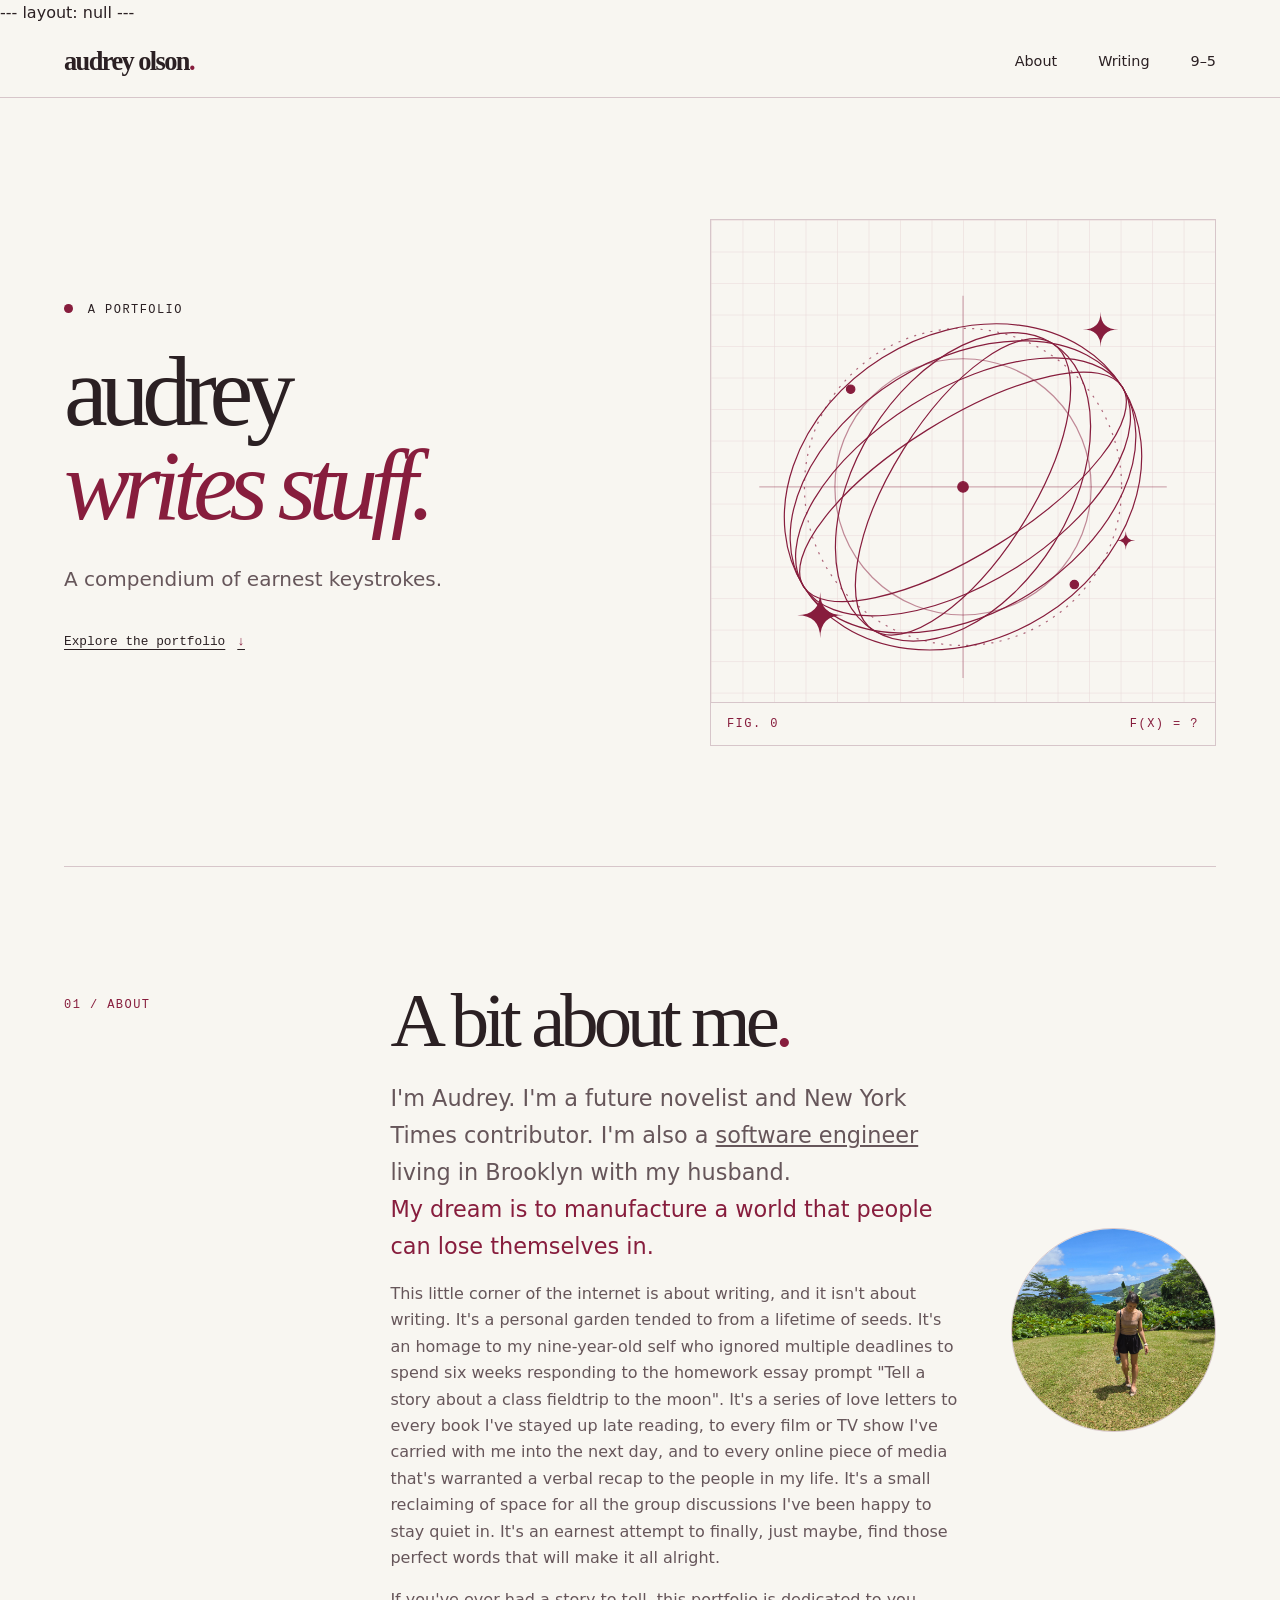
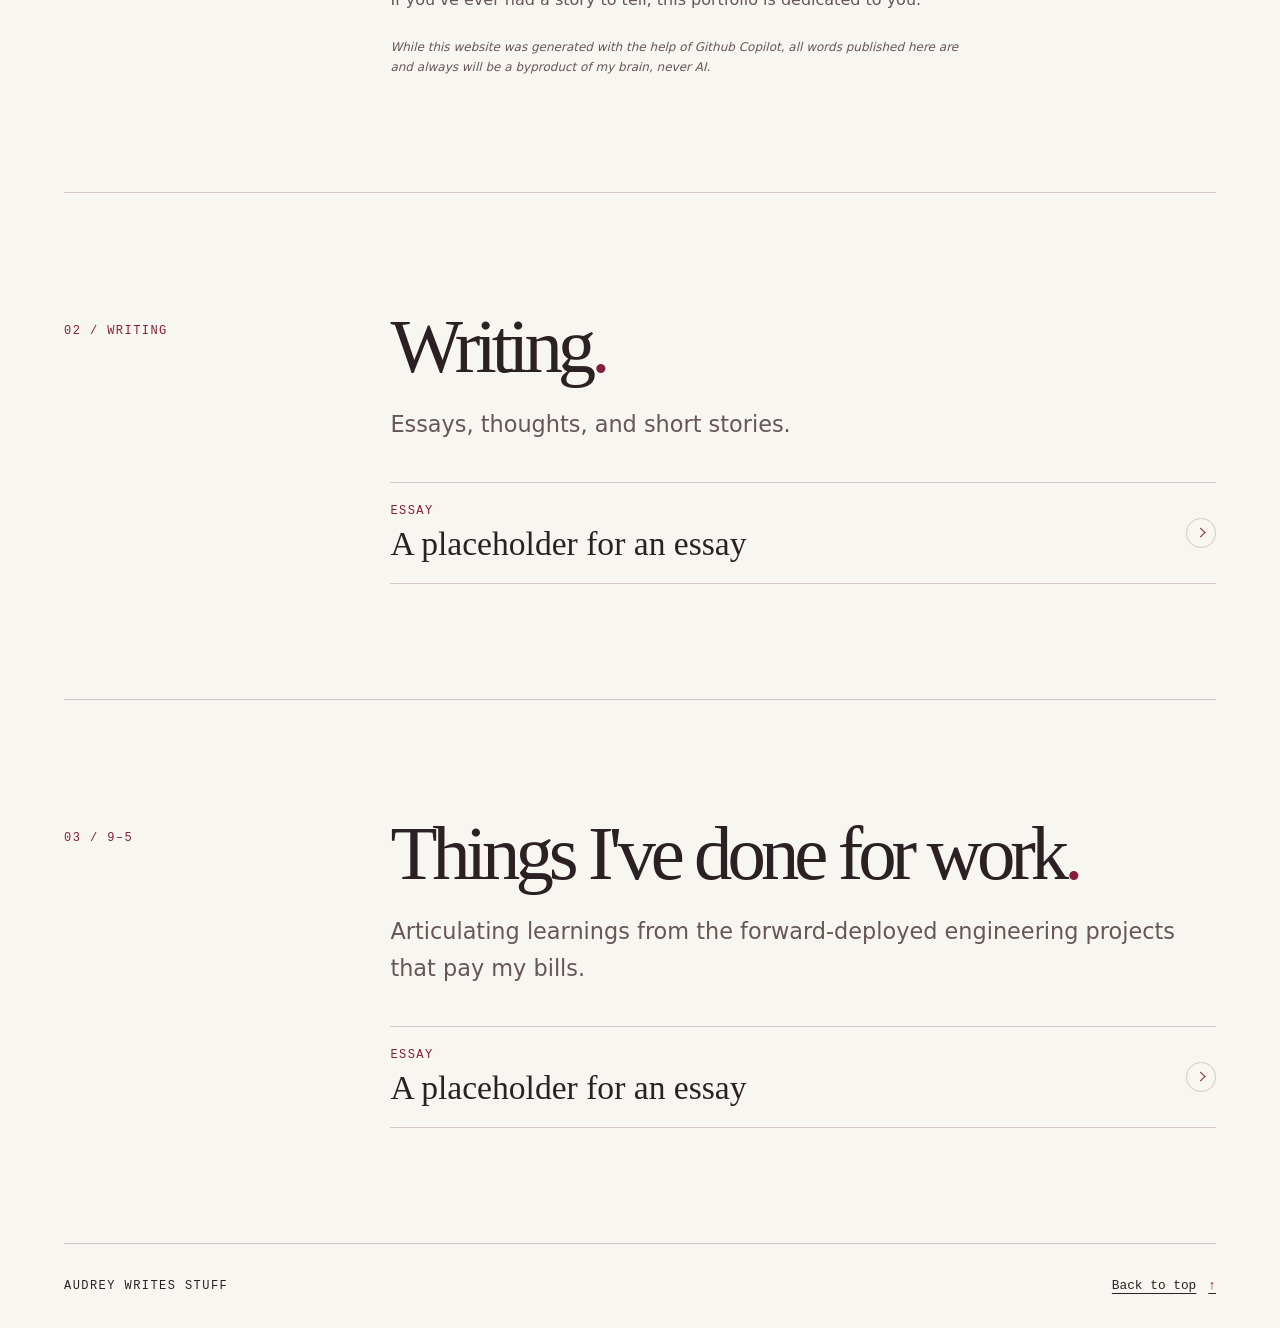
<file: index.html>
---
layout: null
---
<!doctype html>
<html lang="en">
  <head>
    <meta charset="utf-8">
    <meta name="viewport" content="width=device-width, initial-scale=1">
    <meta name="description" content="A compendium of earnest keystrokes">
    <meta name="theme-color" content="#f8f6f1">
    <title>audrey writes stuff</title>
    <link rel="icon" type="image/svg+xml" href="/content/images/about-placeholder.svg">
    <link rel="stylesheet" href="/styles.css">
    <script src="/site.js" defer></script>
  </head>
  <body>
    <a class="skip-link" href="#main">Skip to content</a>
    <header class="site-header">
      <a class="wordmark" href="/" aria-label="Audrey Writes Stuff, home">audrey olson<span>.</span></a>
      <nav aria-label="Main navigation">
        <a href="/about">About</a>
        <a href="/writing">Writing</a>
        <a href="/9-5">9–5</a>
      </nav>
    </header>

    <main id="main" tabindex="-1">
      <section class="hero frame" id="top" aria-labelledby="hero-title">
        <div class="hero-copy">
          <p class="eyebrow"><span class="dot"></span> A portfolio</p>
          <h1 id="hero-title">audrey<br><em>writes stuff.</em></h1>
          <p class="intro">A compendium of earnest keystrokes.</p>
          <a class="text-link" href="/writing">Explore the portfolio <span aria-hidden="true">↓</span></a>
        </div>
        <figure class="hero-art" aria-hidden="true">
          <svg class="orbital-art" viewBox="0 0 480 500" preserveAspectRatio="xMidYMid slice" focusable="false">
            <defs>
              <pattern id="grid" width="30" height="30" patternUnits="userSpaceOnUse">
                <path d="M30 0H0V30" fill="none" stroke="currentColor" stroke-opacity=".14"/>
              </pattern>
            </defs>
            <path fill="url(#grid)" d="M0 0h480v500H0z"/>
            <g class="art-orbits" fill="none" stroke="currentColor" stroke-width="1.15">
              <circle cx="240" cy="248" r="151" stroke-dasharray="2 6" opacity=".65"/>
              <circle cx="240" cy="248" r="122" opacity=".5"/>
              <g transform="rotate(-32 240 248)">
                <ellipse cx="240" cy="248" rx="179" ry="64"/>
                <ellipse cx="240" cy="248" rx="179" ry="92"/>
                <ellipse cx="240" cy="248" rx="179" ry="120"/>
                <ellipse cx="240" cy="248" rx="179" ry="145"/>
              </g>
              <g transform="rotate(32 240 248)">
                <ellipse cx="240" cy="248" rx="67" ry="161"/>
                <ellipse cx="240" cy="248" rx="102" ry="161"/>
              </g>
              <path d="M240 66v364M46 248h388" opacity=".35"/>
              <circle cx="240" cy="248" r="5" fill="currentColor"/>
              <circle cx="133" cy="155" r="4" fill="currentColor"/>
              <circle cx="346" cy="341" r="4" fill="currentColor"/>
            </g>
            <g class="art-stars" fill="currentColor">
              <path d="M371 91q0 17 17 17-17 0-17 17 0-17-17-17 17 0 17-17Z"/>
              <path d="M104 358q0 22 22 22-22 0-22 22 0-22-22-22 22 0 22-22Z"/>
              <path d="M395 300q0 9 9 9-9 0-9 9 0-9-9-9 9 0 9-9Z"/>
            </g>
          </svg>
          <figcaption class="art-caption eyebrow"><span>Fig. 0</span><span>f(x) = ?</span></figcaption>
        </figure>
      </section>

      <section class="section frame" id="about" aria-labelledby="about-title">
        <p class="eyebrow section-index">01 / About</p>
        <div class="about-content">
          <div>
            <h2 id="about-title">A bit about me<span>.</span></h2>
            <p class="section-intro">I'm Audrey. I'm a future novelist and New York Times contributor. I'm also a <a href="https://linkedin.com/in/audreyolson" target="_blank" rel="noopener noreferrer">software engineer</a> living in Brooklyn with my husband.</br><span class="about-dream">My dream is to manufacture a world that people can lose themselves in.</span></p>
            <!-- BEGIN GENERATED COPY -->
            <p>This little corner of the internet is about writing, and it isn't about writing. It's a personal garden tended to from a lifetime of seeds. It's an homage to my nine-year-old self who ignored multiple deadlines to spend six weeks responding to the homework essay prompt "Tell a story about a class fieldtrip to the moon". It's a series of love letters to every book I've stayed up late reading, to every film or TV show I've carried with me into the next day, and to every online piece of media that's warranted a verbal recap to the people in my life. It's a small reclaiming of space for all the group discussions I've been happy to stay quiet in. It's an earnest attempt to finally, just maybe, find those perfect words that will make it all alright.</p>
            <p>If you've ever had a story to tell, this portfolio is dedicated to you.</p>
            <!-- END GENERATED COPY -->
            <p class="about-note"><small><i>While this website was generated with the help of Github Copilot, all words published here are and always will be a byproduct of my brain, never AI.</i></small></p>
          </div>
          <img class="about-portrait" src="/content/images/me.jpg" alt="Portrait of Audrey" width="240" height="240">
        </div>
      </section>

      <section class="section writing frame" id="writing" aria-labelledby="writing-title">
        <p class="eyebrow section-index">02 / Writing</p>
        <div>
          <h2 id="writing-title">Writing<span>.</span></h2>
          <p class="section-intro">Essays, thoughts, and short stories.</p>
          <div class="entry-list">
            <!-- Replace these sample entries with published pieces as they’re ready. -->
            <a class="entry entry-link" href="/pages/writing/test.html">
              <span><span class="eyebrow entry-type">Essay</span><span class="entry-title">A placeholder for an essay</span></span>
              <span class="entry-icon entry-chevron" aria-hidden="true"></span>
            </a>
          </div>
        </div>
      </section>

      <section class="section frame" id="9-5" aria-labelledby="work-title">
        <p class="eyebrow section-index">03 / 9–5</p>
        <div>
          <h2 id="work-title">Things I've done for work<span>.</span></h2>
          <p class="section-intro">Articulating learnings from the forward-deployed engineering projects that pay my bills.</p>
          <div class="entry-list">
            <a class="entry entry-link" href="/pages/work/test.html">
              <span><span class="eyebrow entry-type">Essay</span><span class="entry-title">A placeholder for an essay</span></span>
              <span class="entry-icon entry-chevron" aria-hidden="true"></span>
            </a>
          </div>
        </div>
      </section>
    </main>

    <footer class="site-footer frame">
      <span class="eyebrow">Audrey Writes Stuff</span>
      <a class="text-link" href="/">Back to top <span aria-hidden="true">↑</span></a>
    </footer>
  </body>
</html>
</file>
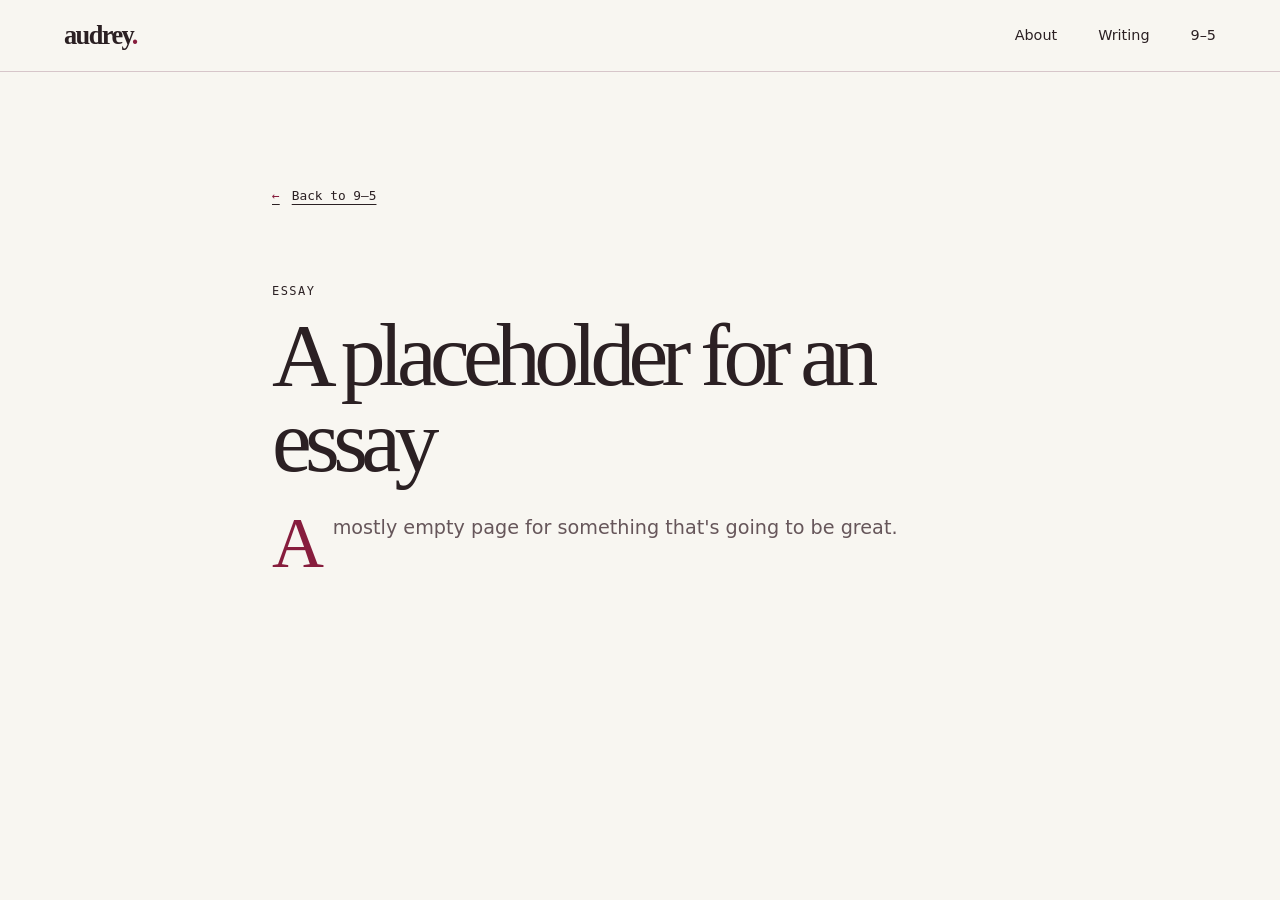
<file: pages/work/test.html>
<!doctype html>
<html lang="en">
  <head>
    <meta charset="utf-8">
    <meta name="viewport" content="width=device-width, initial-scale=1">
    <meta name="theme-color" content="#f8f6f1">
    <title>A placeholder for an essay | audrey writes stuff</title>
    <link rel="icon" type="image/svg+xml" href="../../content/images/about-placeholder.svg">
    <link rel="stylesheet" href="../../styles.css">
  </head>
  <body>
    <a class="skip-link" href="#main">Skip to content</a>
    <header class="site-header">
      <a class="wordmark" href="/" aria-label="Audrey Writes Stuff, home">audrey<span>.</span></a>
      <nav aria-label="Main navigation">
        <a href="/about">About</a>
        <a href="/writing">Writing</a>
        <a href="/9-5">9–5</a>
      </nav>
    </header>

    <main class="article-frame frame" id="main" tabindex="-1">
      <a class="text-link" href="/9-5"><span aria-hidden="true">←</span> Back to 9–5</a>
      <article>
        <p class="eyebrow">Essay</p>
        <h1>A placeholder for an essay</h1>
        <!-- BEGIN GENERATED COPY -->
        <p>A mostly empty page for something that's going to be great.</p>
        <!-- END GENERATED COPY -->
      </article>
    </main>
  </body>
</html>
</file>
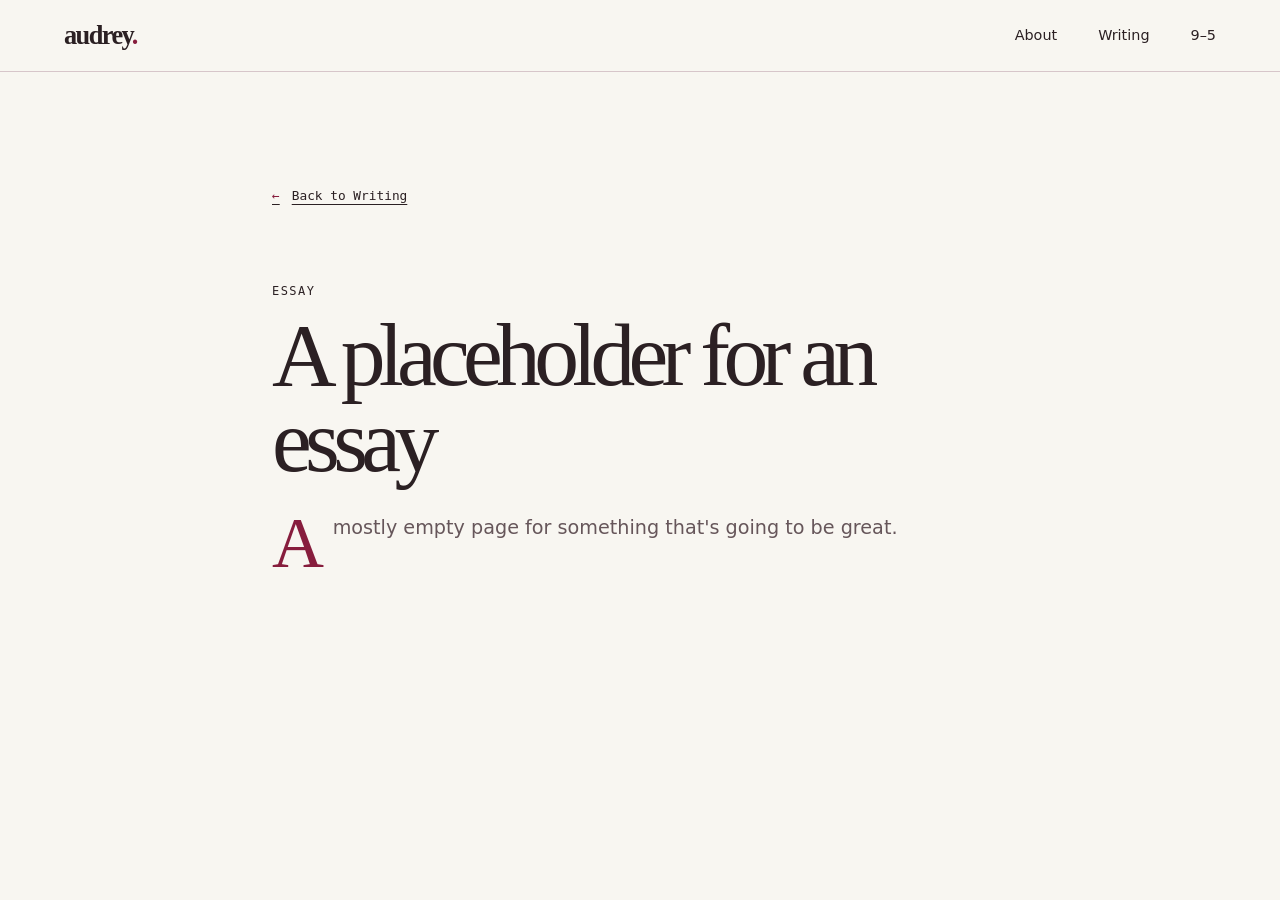
<file: pages/writing/test.html>
<!doctype html>
<html lang="en">
  <head>
    <meta charset="utf-8">
    <meta name="viewport" content="width=device-width, initial-scale=1">
    <meta name="theme-color" content="#f8f6f1">
    <title>A placeholder for an essay | audrey writes stuff</title>
    <link rel="icon" type="image/svg+xml" href="../../content/images/about-placeholder.svg">
    <link rel="stylesheet" href="../../styles.css">
  </head>
  <body>
    <a class="skip-link" href="#main">Skip to content</a>
    <header class="site-header">
      <a class="wordmark" href="/" aria-label="Audrey Writes Stuff, home">audrey<span>.</span></a>
      <nav aria-label="Main navigation">
        <a href="/about">About</a>
        <a href="/writing">Writing</a>
        <a href="/9-5">9–5</a>
      </nav>
    </header>

    <main class="article-frame frame" id="main" tabindex="-1">
      <a class="text-link" href="/writing"><span aria-hidden="true">←</span> Back to Writing</a>
      <article>
        <p class="eyebrow">Essay</p>
        <h1>A placeholder for an essay</h1>
        <!-- BEGIN GENERATED COPY -->
        <p>A mostly empty page for something that's going to be great.</p>
        <!-- END GENERATED COPY -->
      </article>
    </main>
  </body>
</html>
</file>
<file: styles.css>
:root {
  color-scheme: light;
  --paper: #f8f6f1;
  --ink: #2b2023;
  --muted: #66565a;
  --accent: #871d3d;
  --rule: #d7c6ca;
  --serif: Georgia, "Times New Roman", serif;
  --mono: ui-monospace, "SFMono-Regular", Consolas, monospace;
  --gutter: clamp(1.25rem, 5vw, 5rem);
  --header: 4.5rem;
  scroll-padding-top: calc(var(--header) + 1rem);
}

*, *::before, *::after { box-sizing: border-box; }

body {
  margin: 0;
  background: var(--paper);
  color: var(--ink);
  font: 1rem/1.65 system-ui, sans-serif;
}

a { color: inherit; }
a:focus-visible {
  outline: 2px solid var(--accent);
  outline-offset: 5px;
}

.skip-link {
  position: fixed;
  z-index: 3;
  top: .75rem;
  left: 1rem;
  padding: .5rem 1rem;
  background: var(--paper);
  transform: translateY(-200%);
}

.skip-link:focus { transform: none; }

.site-header {
  position: sticky;
  z-index: 2;
  top: 0;
  display: flex;
  align-items: center;
  justify-content: space-between;
  min-height: var(--header);
  padding: .65rem var(--gutter);
  border-bottom: 1px solid var(--rule);
  background: var(--paper);
}

.wordmark {
  font: bold 1.65rem/.95 var(--serif);
  letter-spacing: -.06em;
  text-decoration: none;
}

.wordmark span, h2 span { color: var(--accent); }

nav { display: flex; gap: clamp(.85rem, 3.2vw, 2.75rem); }

nav a {
  display: inline-flex;
  align-items: center;
  min-height: 2.75rem;
  font-size: .9rem;
  text-decoration: none;
  text-underline-offset: .4em;
}

nav a:hover, nav a[aria-current="location"] {
  color: var(--accent);
  text-decoration: underline;
}

.frame {
  width: min(100% - var(--gutter) * 2, 78rem);
  margin-inline: auto;
}

.hero {
  display: grid;
  grid-template-columns: minmax(0, 1.15fr) minmax(0, 1fr);
  align-items: center;
  gap: clamp(1.5rem, 5vw, 5rem);
  min-height: min(48rem, calc(100svh - var(--header)));
  padding-block: clamp(2.5rem, 7vw, 6rem);
}

.eyebrow {
  font: .75rem/1.5 var(--mono);
  letter-spacing: .12em;
  text-transform: uppercase;
}

.hero-copy .eyebrow { margin: 0 0 1.6rem; }

.dot {
  display: inline-block;
  width: .55rem;
  aspect-ratio: 1;
  margin-right: .4rem;
  border-radius: 50%;
  background: var(--accent);
}

h1, h2 { font-family: var(--serif); font-weight: normal; }

h1 {
  margin: 0;
  font-size: clamp(3.2rem, 7.7vw, 7.4rem);
  line-height: .96;
  letter-spacing: -.075em;
}

h1 em { color: var(--accent); }

.intro {
  max-width: 32ch;
  margin: 1.8rem 0 1.5rem;
  color: var(--muted);
  font-size: clamp(1rem, 1.65vw, 1.25rem);
}

.text-link {
  display: inline-flex;
  align-items: center;
  gap: .75rem;
  min-height: 2.75rem;
  font: .8rem/1.4 var(--mono);
  text-underline-offset: .35em;
}

.text-link span, .text-link:hover { color: var(--accent); }

.hero-art {
  position: relative;
  isolation: isolate;
  overflow: hidden;
  margin: 0;
  aspect-ratio: 24 / 25;
  border: 1px solid var(--rule);
  color: var(--accent);
}

.orbital-art { display: block; width: 100%; height: 100%; }

.art-caption {
  position: absolute;
  right: 0;
  bottom: 0;
  left: 0;
  display: flex;
  justify-content: space-between;
  gap: .5rem;
  padding: .75rem 1rem;
  border-top: 1px solid var(--rule);
  background: var(--paper);
}

.section {
  display: grid;
  grid-template-columns: minmax(0, 1fr) minmax(0, 3fr);
  gap: clamp(1rem, 4vw, 4rem);
  padding-block: clamp(3.5rem, 9vw, 8rem);
  border-top: 1px solid var(--rule);
}

.section-index { margin: .85rem 0 0; color: var(--accent); }

h2 {
  margin: 0;
  font-size: clamp(2.7rem, 6vw, 5.25rem);
  line-height: 1;
  letter-spacing: -.065em;
}

.section p:not(.eyebrow) { max-width: 57ch; color: var(--muted); }
.section .section-intro { margin: 1.3rem 0 1rem; font-size: clamp(1.1rem, 2vw, 1.4rem); }

.about-dream { color: var(--accent); }

.about-note { margin: 1.5rem 0 0; }
.about-note small { font-size: .75rem; }

.about-content {
  display: grid;
  grid-template-columns: minmax(0, 1fr) auto;
  align-items: center;
  gap: clamp(1.25rem, 4vw, 4rem);
}

.about-portrait {
  display: block;
  width: clamp(7rem, 16vw, 13rem);
  max-width: 100%;
  height: auto;
  aspect-ratio: 1;
  object-fit: cover;
  border: 1px solid var(--rule);
  border-radius: 50%;
}

.entry-list { margin-top: 2.4rem; border-top: 1px solid var(--rule); }
.entry { border-bottom: 1px solid var(--rule); }

.entry-link {
  display: flex;
  align-items: center;
  justify-content: space-between;
  gap: 1rem;
  padding: 1.2rem 0;
  text-decoration: none;
}

.entry-link:hover { color: var(--accent); }
.entry-type { display: block; margin-bottom: .35rem; color: var(--accent); }
.entry-title { font: clamp(1.35rem, 3vw, 2.1rem)/1.15 var(--serif); }

.entry-icon {
  flex: 0 0 1.85rem;
  aspect-ratio: 1;
  border: 1px solid var(--rule);
  border-radius: 50%;
  color: var(--accent);
}

.entry-chevron {
  display: grid;
  place-items: center;
}

.entry-chevron::before {
  content: "";
  width: .45rem;
  aspect-ratio: 1;
  border-top: 1.5px solid currentColor;
  border-right: 1.5px solid currentColor;
  transform: translateX(-1px) rotate(45deg);
}

.article-frame {
  max-width: 46rem;
  padding-block: clamp(2.5rem, 8vw, 7rem);
}

.article-frame article { margin-top: clamp(2rem, 5vw, 4rem); }
.article-frame h1 { font-size: clamp(2.75rem, 7vw, 6rem); }
.article-frame article > p:not(.eyebrow) { margin-top: 1.75rem; color: var(--muted); font-size: 1.2rem; }

.article-frame h1 + p::first-letter {
  float: left;
  margin: .04em .12em 0 0;
  color: var(--accent);
  font: clamp(3.35rem, 7vw, 4.5rem)/.8 var(--serif);
}

.site-footer {
  display: flex;
  align-items: center;
  justify-content: space-between;
  gap: 1rem;
  padding-block: 1.25rem;
  border-top: 1px solid var(--rule);
}

@media (max-width: 46rem) {
  :root { --header: 3.75rem; }
  .hero { grid-template-columns: 1fr; min-height: auto; gap: 2rem; }
  h1 { font-size: clamp(3.2rem, 12vw, 6rem); }
  .hero-art { width: min(100%, 30rem); }
  .section { grid-template-columns: 1fr; }
  .section-index { margin-top: 0; }
  .about-content { grid-template-columns: 1fr; gap: .75rem; }
  .about-portrait { width: 100%; }
}

@media (prefers-reduced-motion: no-preference) {
  :root { scroll-behavior: smooth; }
  .art-orbits { transform: translateY(var(--orbit-offset, 0px)); }
  .art-stars { transform: translateY(var(--star-offset, 0px)); }
}
</file>
